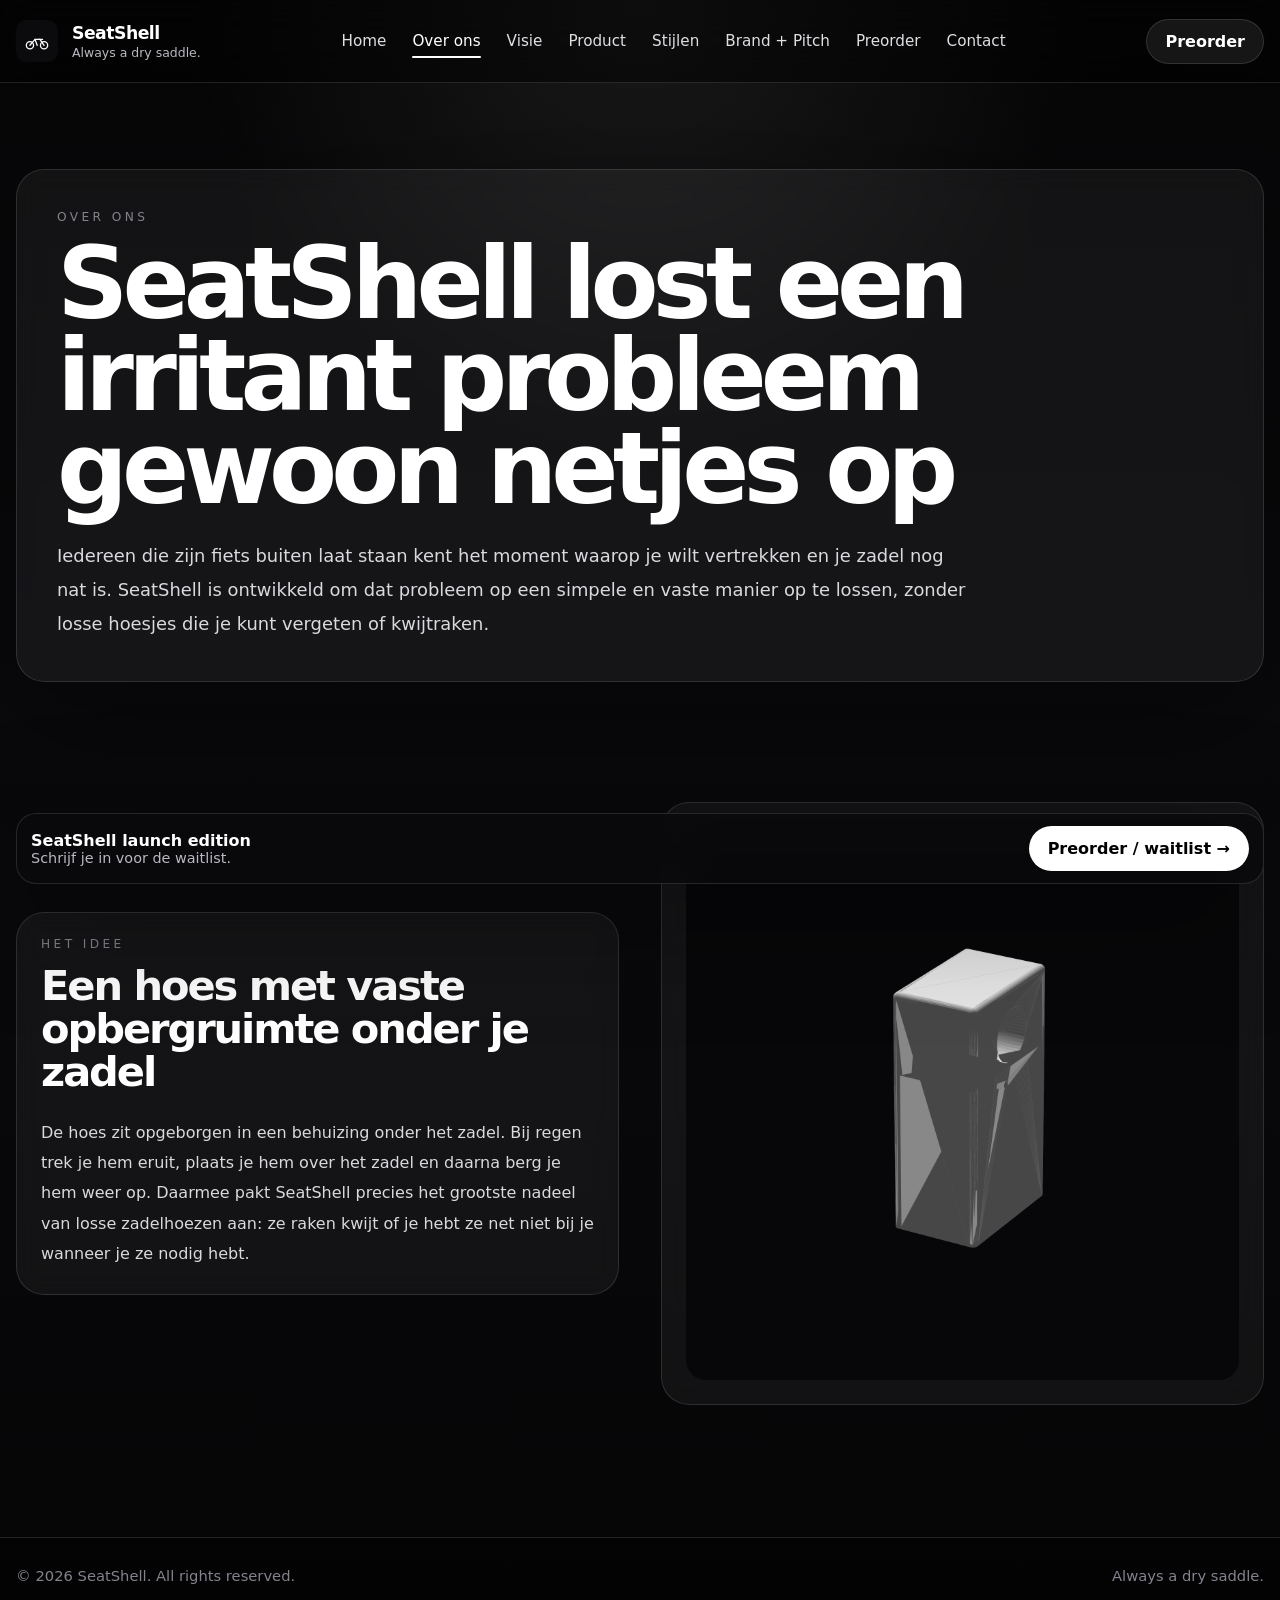
<file: about.html>
<!DOCTYPE html><html lang="nl"><head><meta charset="UTF-8"><meta name="viewport" content="width=device-width, initial-scale=1.0"><title>Over ons — SeatShell</title><meta name="description" content="Meer over SeatShell."><link rel="stylesheet" href="styles.css"></head><body>
<header class="topbar"><div class="container"><div class="topbar-inner">
<a class="brand" href="index.html"><img src="logo.svg" alt="SeatShell logo"><div><h1>SeatShell</h1><p>Always a dry saddle.</p></div></a>
<nav>
<a href="index.html" class="">Home</a>
<a href="about.html" class="active">Over ons</a>
<a href="vision.html" class="">Visie</a>
<a href="product.html" class="">Product</a>
<a href="styles-page.html" class="">Stijlen</a>
<a href="brand-pitch.html" class="">Brand + Pitch</a>
<a href="preorder.html" class="">Preorder</a>
<a href="contact.html" class="">Contact</a>
</nav>
<a class="nav-cta" href="preorder.html">Preorder</a>
</div></div></header>

<main><section class="page-hero"><div class="container"><div class="page-hero-card" data-animate><div class="section-label">Over ons</div><h2>SeatShell lost een irritant probleem gewoon netjes op</h2><p class="lead" style="max-width:920px;">Iedereen die zijn fiets buiten laat staan kent het moment waarop je wilt vertrekken en je zadel nog nat is. SeatShell is ontwikkeld om dat probleem op een simpele en vaste manier op te lossen, zonder losse hoesjes die je kunt vergeten of kwijtraken.</p></div></div></section>
<section class="section-large"><div class="container grid-2"><div class="panel" data-animate><div class="section-label">Het idee</div><h3 class="section-title" style="font-size:2.6rem;">Een hoes met vaste opbergruimte onder je zadel</h3><p class="lead" style="font-size:1rem;">De hoes zit opgeborgen in een behuizing onder het zadel. Bij regen trek je hem eruit, plaats je hem over het zadel en daarna berg je hem weer op. Daarmee pakt SeatShell precies het grootste nadeel van losse zadelhoezen aan: ze raken kwijt of je hebt ze net niet bij je wanneer je ze nodig hebt.</p></div><div class="panel" data-animate><img src="seatshell-render-angle.png" alt="SeatShell render schuin" style="border-radius:20px;"></div></div></section></main>
<footer><div class="container footer-inner"><p>© 2026 SeatShell. All rights reserved.</p><p>Always a dry saddle.</p></div></footer><div class="sticky-bar"><div><strong>SeatShell launch edition</strong><span>Schrijf je in voor de waitlist.</span></div><a class="button button-primary" href="preorder.html">Preorder / waitlist →</a></div><script src="script.js"></script></body></html>
</file>
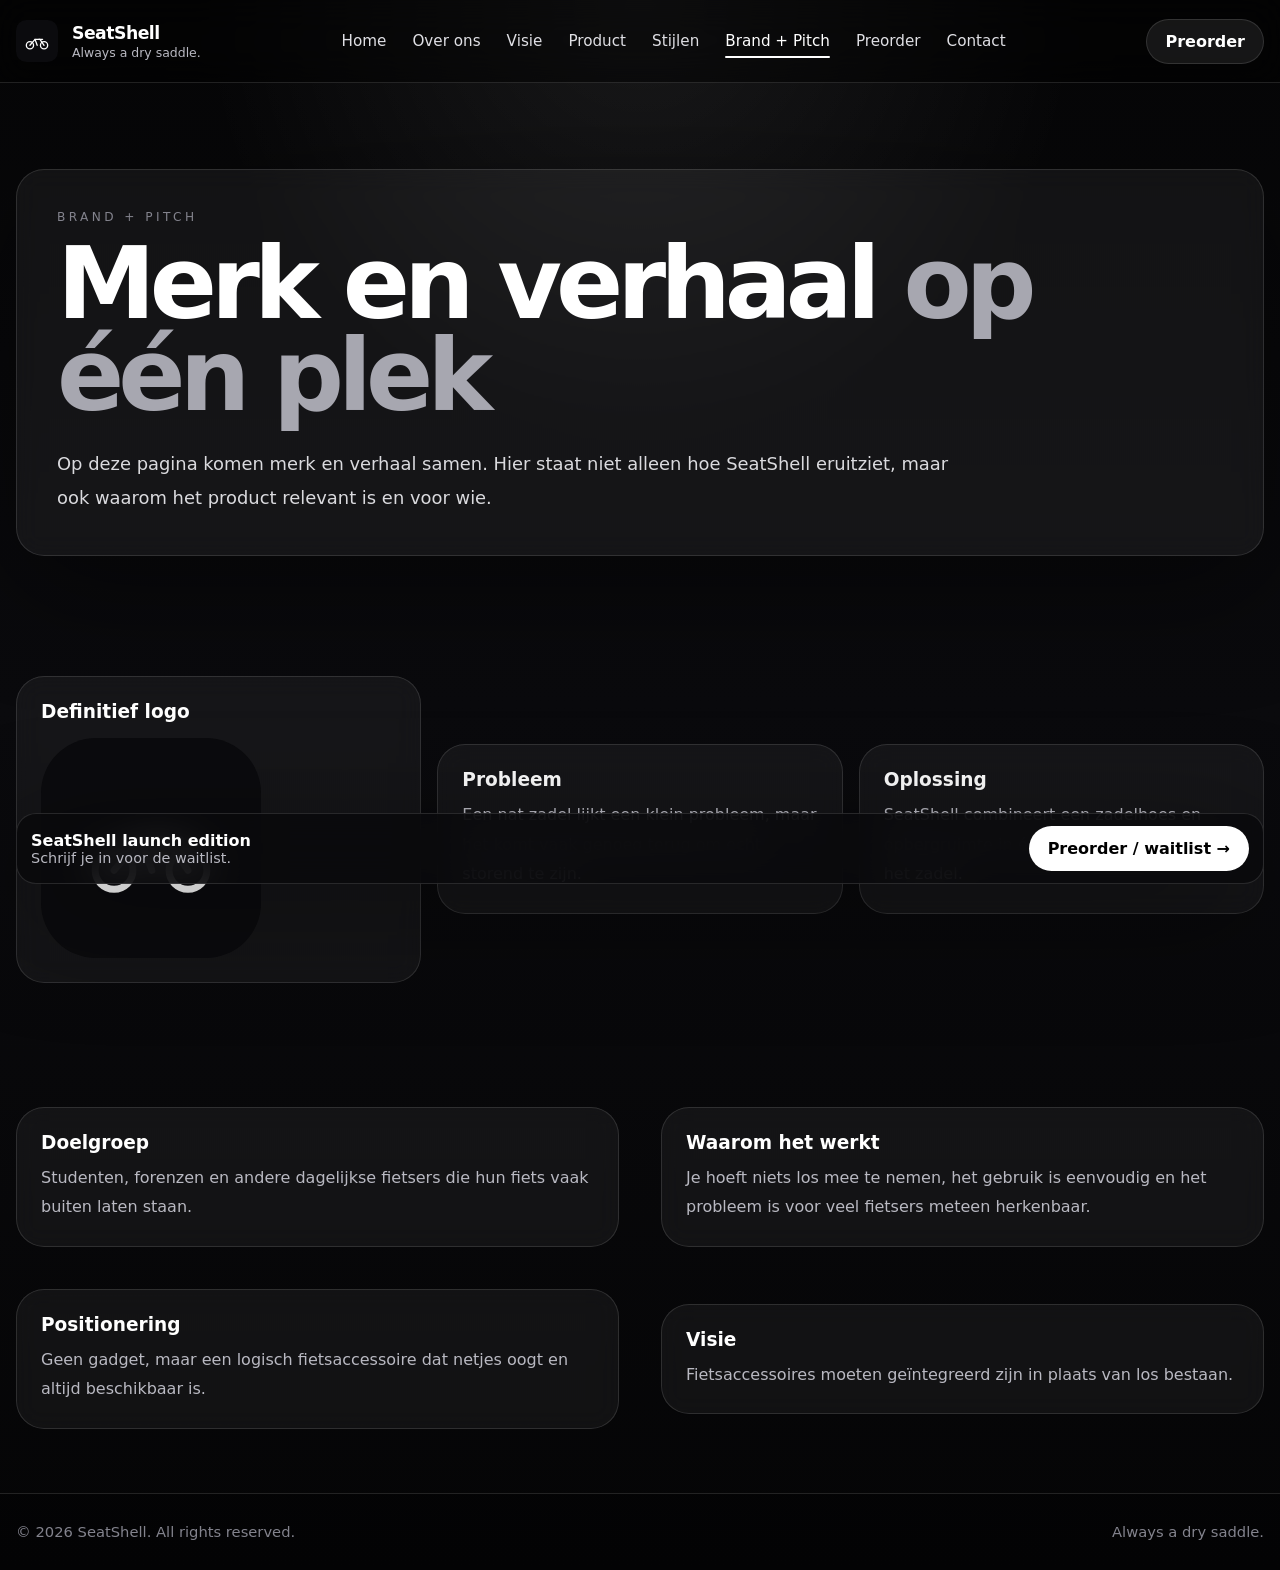
<file: brand-pitch.html>
<!DOCTYPE html><html lang="nl"><head><meta charset="UTF-8"><meta name="viewport" content="width=device-width, initial-scale=1.0"><title>Brand + Pitch — SeatShell</title><meta name="description" content="Brand en pitch op één pagina."><link rel="stylesheet" href="styles.css"></head><body>
<header class="topbar"><div class="container"><div class="topbar-inner">
<a class="brand" href="index.html"><img src="logo.svg" alt="SeatShell logo"><div><h1>SeatShell</h1><p>Always a dry saddle.</p></div></a>
<nav>
<a href="index.html" class="">Home</a>
<a href="about.html" class="">Over ons</a>
<a href="vision.html" class="">Visie</a>
<a href="product.html" class="">Product</a>
<a href="styles-page.html" class="">Stijlen</a>
<a href="brand-pitch.html" class="active">Brand + Pitch</a>
<a href="preorder.html" class="">Preorder</a>
<a href="contact.html" class="">Contact</a>
</nav>
<a class="nav-cta" href="preorder.html">Preorder</a>
</div></div></header>

<main><section class="page-hero"><div class="container"><div class="page-hero-card" data-animate><div class="section-label">Brand + Pitch</div><h2>Merk en verhaal <span>op één plek</span></h2><p class="lead" style="max-width:920px;">Op deze pagina komen merk en verhaal samen. Hier staat niet alleen hoe SeatShell eruitziet, maar ook waarom het product relevant is en voor wie.</p></div></div></section>
<section class="section-large"><div class="container brand-grid">
<div class="logo-preview" data-animate><h3>Definitief logo</h3><img src="logo.svg" alt="Definitief SeatShell logo" style="margin-top:16px;max-width:220px;"></div>
<div class="logo-preview" data-animate><h3>Probleem</h3><p>Een nat zadel lijkt een klein probleem, maar het komt vaak genoeg terug om echt storend te zijn.</p></div>
<div class="logo-preview" data-animate><h3>Oplossing</h3><p>SeatShell combineert een zadelhoes en opbergruimte in één vast systeem onder het zadel.</p></div>
</div></section>
<section class="section"><div class="container deck-grid">
<div class="deck-card" data-animate><h3>Doelgroep</h3><p>Studenten, forenzen en andere dagelijkse fietsers die hun fiets vaak buiten laten staan.</p></div>
<div class="deck-card" data-animate><h3>Waarom het werkt</h3><p>Je hoeft niets los mee te nemen, het gebruik is eenvoudig en het probleem is voor veel fietsers meteen herkenbaar.</p></div>
<div class="deck-card" data-animate><h3>Positionering</h3><p>Geen gadget, maar een logisch fietsaccessoire dat netjes oogt en altijd beschikbaar is.</p></div>
<div class="deck-card" data-animate><h3>Visie</h3><p>Fietsaccessoires moeten geïntegreerd zijn in plaats van los bestaan.</p></div>
</div></section></main>
<footer><div class="container footer-inner"><p>© 2026 SeatShell. All rights reserved.</p><p>Always a dry saddle.</p></div></footer><div class="sticky-bar"><div><strong>SeatShell launch edition</strong><span>Schrijf je in voor de waitlist.</span></div><a class="button button-primary" href="preorder.html">Preorder / waitlist →</a></div><script src="script.js"></script></body></html>
</file>
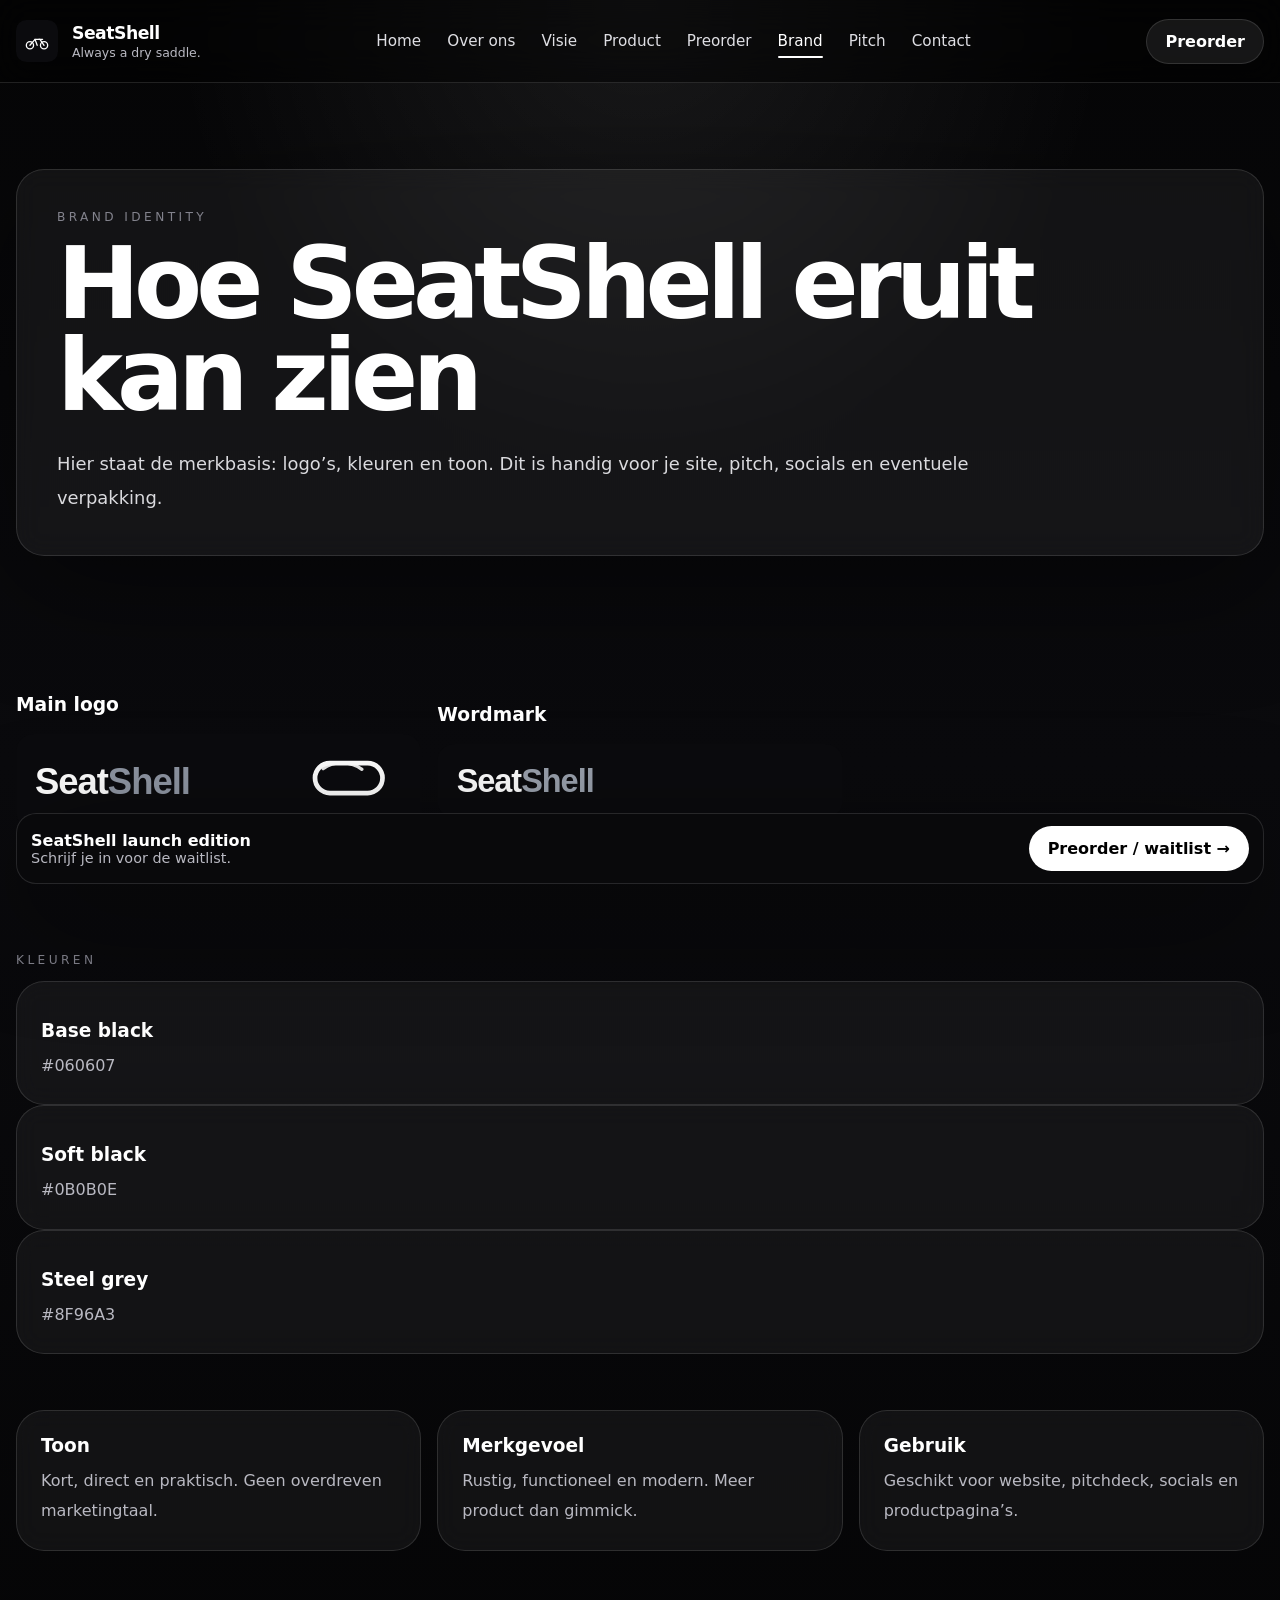
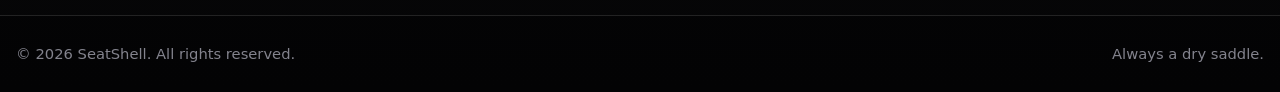
<file: brand.html>
<!DOCTYPE html><html lang="nl"><head><meta charset="UTF-8"><meta name="viewport" content="width=device-width, initial-scale=1.0"><title>Brand — SeatShell</title><meta name="description" content="Brand identity pagina."><link rel="stylesheet" href="styles.css"></head><body>
<header class="topbar">
  <div class="container">
    <div class="topbar-inner">
      <a class="brand" href="index.html">
        <img src="logo.svg" alt="SeatShell logo">
        <div><h1>SeatShell</h1><p>Always a dry saddle.</p></div>
      </a>
      <nav>
        <a href="index.html" class="">Home</a>
        <a href="about.html" class="">Over ons</a>
        <a href="vision.html" class="">Visie</a>
        <a href="product.html" class="">Product</a>
        <a href="preorder.html" class="">Preorder</a>
        <a href="brand.html" class="active">Brand</a>
        <a href="deck.html" class="">Pitch</a>
        <a href="contact.html" class="">Contact</a>
      </nav>
      <a class="nav-cta" href="preorder.html">Preorder</a>
    </div>
  </div>
</header>

<main>
<section class="page-hero"><div class="container"><div class="page-hero-card" data-animate><div class="section-label">Brand identity</div><h2>Hoe SeatShell eruit kan zien</h2><p class="lead" style="max-width:920px;">Hier staat de merkbasis: logo’s, kleuren en toon. Dit is handig voor je site, pitch, socials en eventuele verpakking.</p></div></div></section>

<section class="section-large"><div class="container brand-grid">
<div class="logo-box" data-animate><h3>Main logo</h3><img src="logo-main.svg" alt="SeatShell hoofdlogo" style="margin-top:14px;border-radius:18px;"></div>
<div class="logo-box" data-animate><h3>Wordmark</h3><img src="logo-wordmark.svg" alt="SeatShell wordmark" style="margin-top:14px;border-radius:18px;"></div>
</div></section>

<section class="section"><div class="container">
<div class="section-label" data-animate>Kleuren</div>
<div class="palette-grid">
<div class="card" data-animate><div class="color-swatch" style="background:#060607;"></div><h3 style="margin-top:14px;">Base black</h3><p>#060607</p></div>
<div class="card" data-animate><div class="color-swatch" style="background:#0B0B0E;"></div><h3 style="margin-top:14px;">Soft black</h3><p>#0B0B0E</p></div>
<div class="card" data-animate><div class="color-swatch" style="background:#8F96A3;"></div><h3 style="margin-top:14px;">Steel grey</h3><p>#8F96A3</p></div>
</div>
</div></section>

<section class="section"><div class="container grid-3">
<div class="card" data-animate><h3>Toon</h3><p>Kort, direct en praktisch. Geen overdreven marketingtaal.</p></div>
<div class="card" data-animate><h3>Merkgevoel</h3><p>Rustig, functioneel en modern. Meer product dan gimmick.</p></div>
<div class="card" data-animate><h3>Gebruik</h3><p>Geschikt voor website, pitchdeck, socials en productpagina’s.</p></div>
</div></section>
</main>

<footer><div class="container footer-inner"><p>© 2026 SeatShell. All rights reserved.</p><p>Always a dry saddle.</p></div></footer>
<div class="sticky-bar"><div><strong>SeatShell launch edition</strong><span>Schrijf je in voor de waitlist.</span></div><a class="button button-primary" href="preorder.html">Preorder / waitlist →</a></div>
<script src="script.js"></script></body></html>
</file>
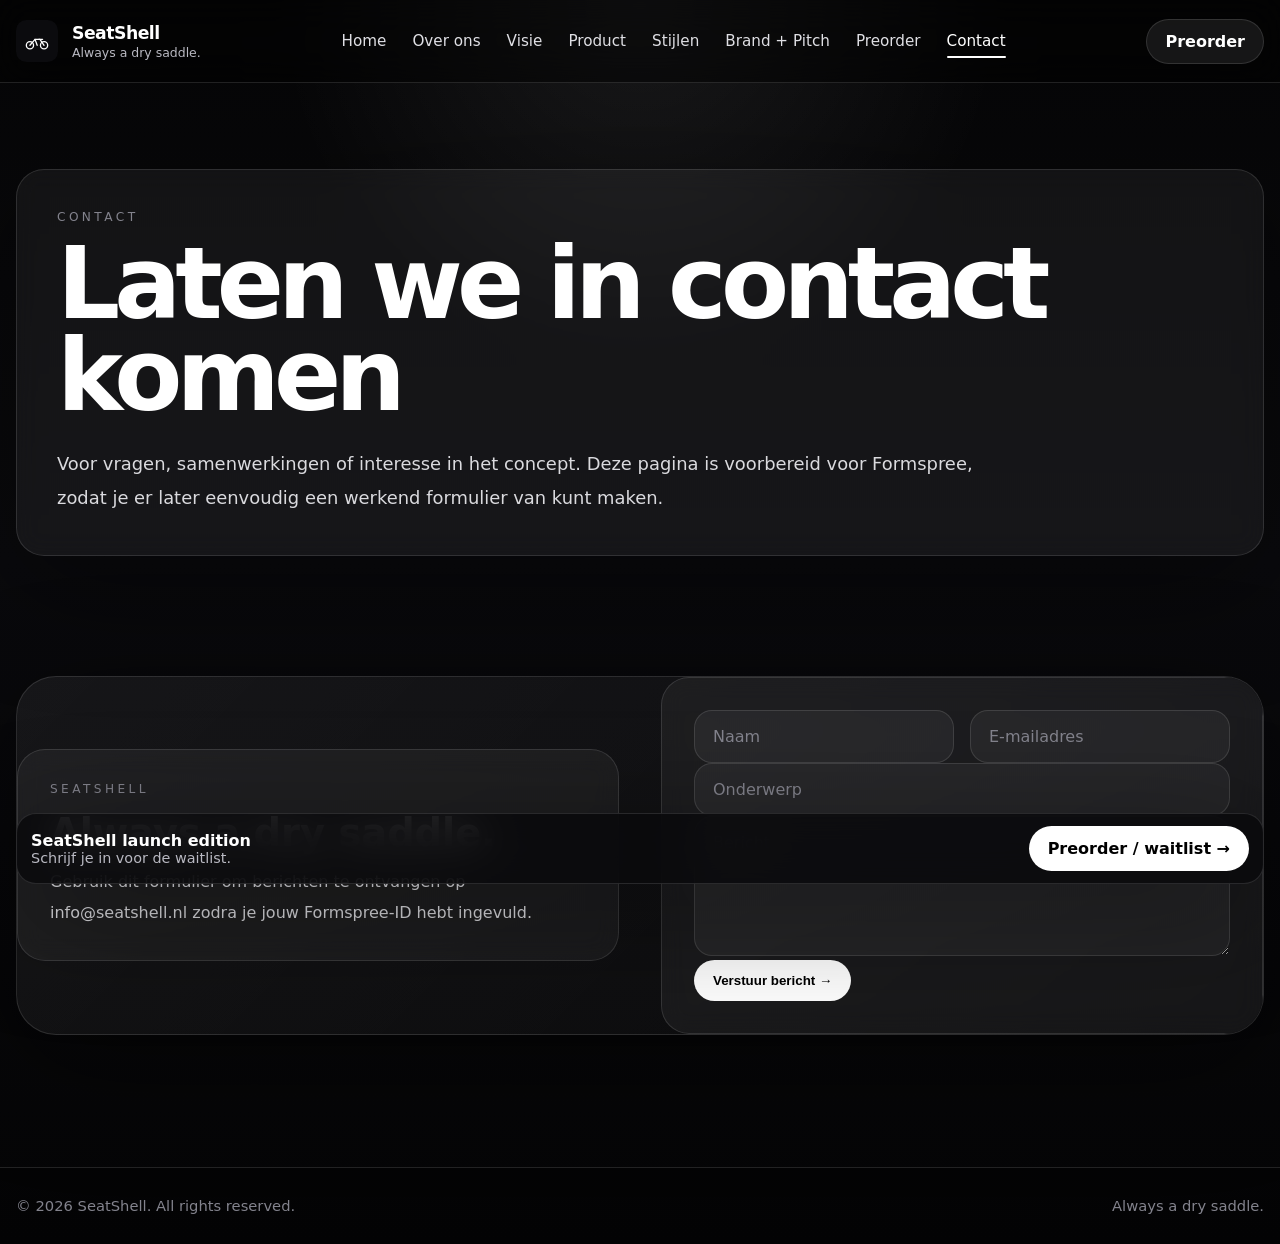
<file: contact.html>
<!DOCTYPE html><html lang="nl"><head><meta charset="UTF-8"><meta name="viewport" content="width=device-width, initial-scale=1.0"><title>Contact — SeatShell</title><meta name="description" content="Contactpagina."><link rel="stylesheet" href="styles.css"></head><body>
<header class="topbar"><div class="container"><div class="topbar-inner">
<a class="brand" href="index.html"><img src="logo.svg" alt="SeatShell logo"><div><h1>SeatShell</h1><p>Always a dry saddle.</p></div></a>
<nav>
<a href="index.html" class="">Home</a>
<a href="about.html" class="">Over ons</a>
<a href="vision.html" class="">Visie</a>
<a href="product.html" class="">Product</a>
<a href="styles-page.html" class="">Stijlen</a>
<a href="brand-pitch.html" class="">Brand + Pitch</a>
<a href="preorder.html" class="">Preorder</a>
<a href="contact.html" class="active">Contact</a>
</nav>
<a class="nav-cta" href="preorder.html">Preorder</a>
</div></div></header>

<main><section class="page-hero"><div class="container"><div class="page-hero-card" data-animate><div class="section-label">Contact</div><h2>Laten we in contact komen</h2><p class="lead" style="max-width:920px;">Voor vragen, samenwerkingen of interesse in het concept. Deze pagina is voorbereid voor Formspree, zodat je er later eenvoudig een werkend formulier van kunt maken.</p></div></div></section>
<section class="section-large"><div class="container contact-wrap"><div class="contact-grid"><div class="contact-box" data-animate><div class="section-label">SeatShell</div><h2 style="font-size:2.4rem; margin:0 0 12px;">Always a dry saddle.</h2><p class="lead" style="font-size:1rem; margin-top:0;">Gebruik dit formulier om berichten te ontvangen op info@seatshell.nl zodra je jouw Formspree-ID hebt ingevuld.</p></div><form class="form-box" action="https://formspree.io/f/YOUR_FORM_ID" method="POST" data-animate><div class="field-row"><input type="text" name="name" placeholder="Naam" required><input type="email" name="email" placeholder="E-mailadres" required></div><input type="text" name="subject" placeholder="Onderwerp" required><textarea name="message" placeholder="Bericht" required></textarea><button class="button button-primary" type="submit" style="width:fit-content;">Verstuur bericht →</button></form></div></div></section></main>
<footer><div class="container footer-inner"><p>© 2026 SeatShell. All rights reserved.</p><p>Always a dry saddle.</p></div></footer><div class="sticky-bar"><div><strong>SeatShell launch edition</strong><span>Schrijf je in voor de waitlist.</span></div><a class="button button-primary" href="preorder.html">Preorder / waitlist →</a></div><script src="script.js"></script></body></html>
</file>
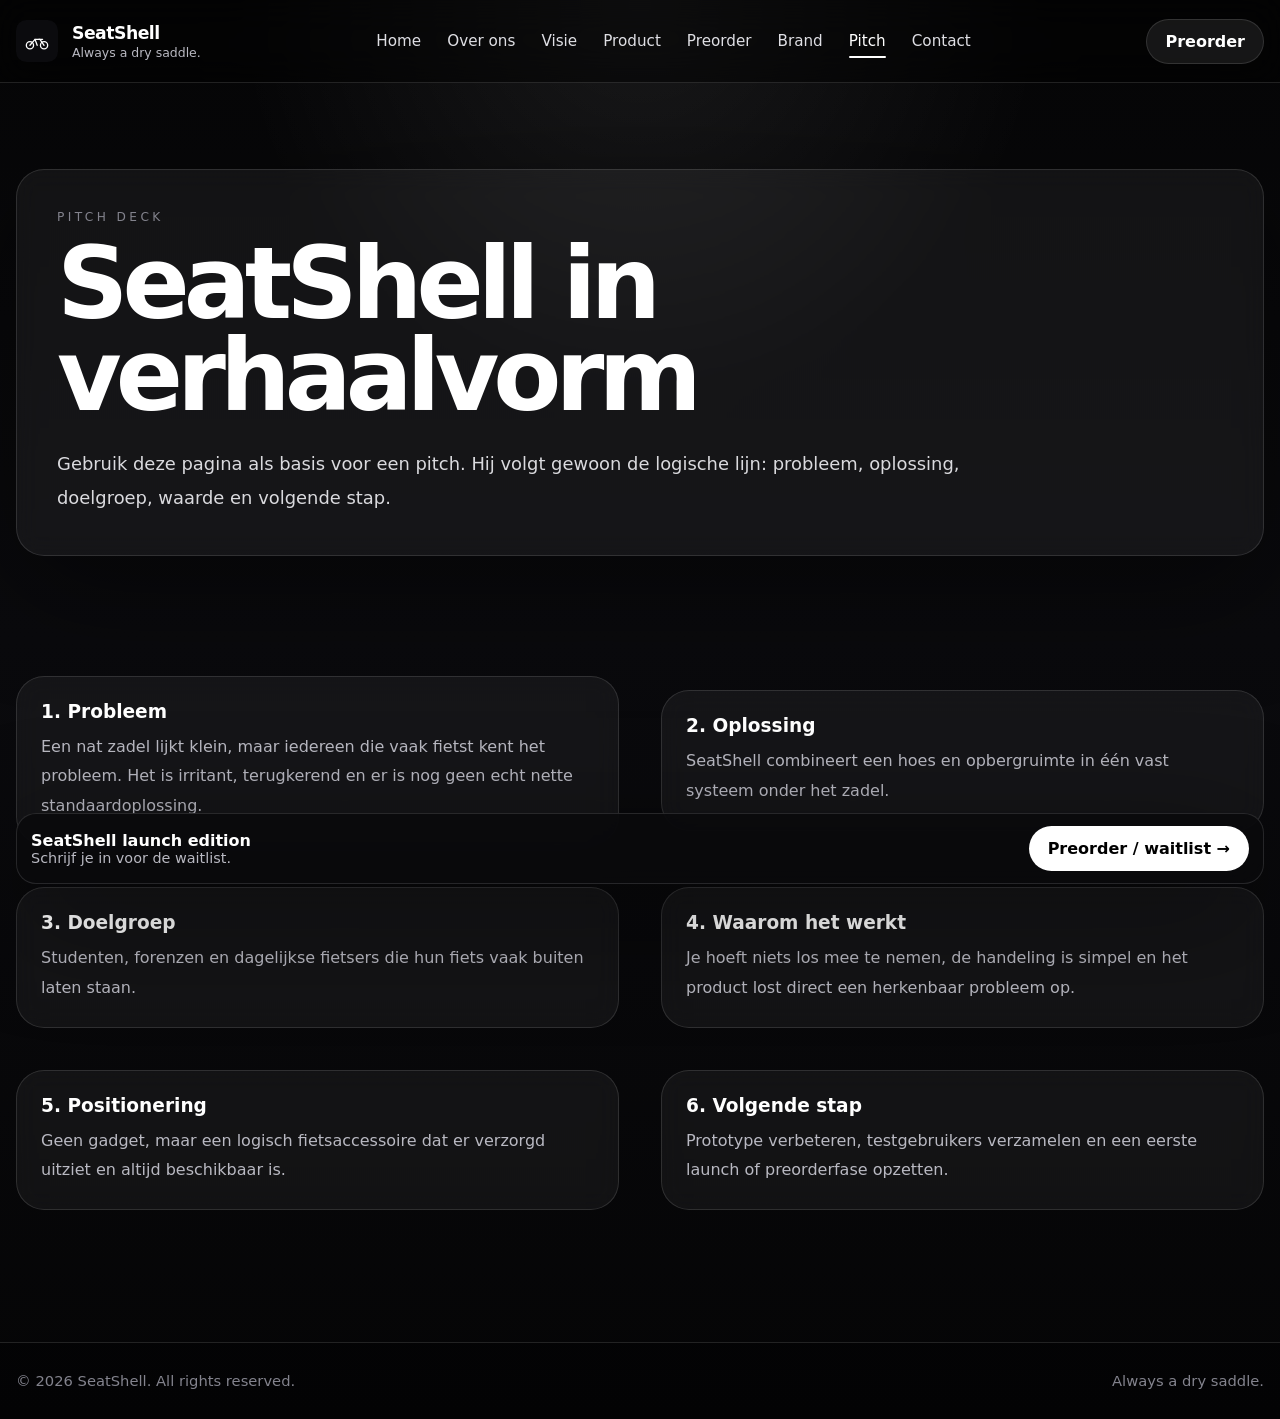
<file: deck.html>
<!DOCTYPE html><html lang="nl"><head><meta charset="UTF-8"><meta name="viewport" content="width=device-width, initial-scale=1.0"><title>Pitch — SeatShell</title><meta name="description" content="Pitch deck pagina."><link rel="stylesheet" href="styles.css"></head><body>
<header class="topbar">
  <div class="container">
    <div class="topbar-inner">
      <a class="brand" href="index.html">
        <img src="logo.svg" alt="SeatShell logo">
        <div><h1>SeatShell</h1><p>Always a dry saddle.</p></div>
      </a>
      <nav>
        <a href="index.html" class="">Home</a>
        <a href="about.html" class="">Over ons</a>
        <a href="vision.html" class="">Visie</a>
        <a href="product.html" class="">Product</a>
        <a href="preorder.html" class="">Preorder</a>
        <a href="brand.html" class="">Brand</a>
        <a href="deck.html" class="active">Pitch</a>
        <a href="contact.html" class="">Contact</a>
      </nav>
      <a class="nav-cta" href="preorder.html">Preorder</a>
    </div>
  </div>
</header>

<main>
<section class="page-hero"><div class="container"><div class="page-hero-card" data-animate><div class="section-label">Pitch deck</div><h2>SeatShell in verhaalvorm</h2><p class="lead" style="max-width:920px;">Gebruik deze pagina als basis voor een pitch. Hij volgt gewoon de logische lijn: probleem, oplossing, doelgroep, waarde en volgende stap.</p></div></div></section>

<section class="section-large"><div class="container deck-grid">
<div class="deck-card" data-animate><h3>1. Probleem</h3><p>Een nat zadel lijkt klein, maar iedereen die vaak fietst kent het probleem. Het is irritant, terugkerend en er is nog geen echt nette standaardoplossing.</p></div>
<div class="deck-card" data-animate><h3>2. Oplossing</h3><p>SeatShell combineert een hoes en opbergruimte in één vast systeem onder het zadel.</p></div>
<div class="deck-card" data-animate><h3>3. Doelgroep</h3><p>Studenten, forenzen en dagelijkse fietsers die hun fiets vaak buiten laten staan.</p></div>
<div class="deck-card" data-animate><h3>4. Waarom het werkt</h3><p>Je hoeft niets los mee te nemen, de handeling is simpel en het product lost direct een herkenbaar probleem op.</p></div>
<div class="deck-card" data-animate><h3>5. Positionering</h3><p>Geen gadget, maar een logisch fietsaccessoire dat er verzorgd uitziet en altijd beschikbaar is.</p></div>
<div class="deck-card" data-animate><h3>6. Volgende stap</h3><p>Prototype verbeteren, testgebruikers verzamelen en een eerste launch of preorderfase opzetten.</p></div>
</div></section>
</main>

<footer><div class="container footer-inner"><p>© 2026 SeatShell. All rights reserved.</p><p>Always a dry saddle.</p></div></footer>
<div class="sticky-bar"><div><strong>SeatShell launch edition</strong><span>Schrijf je in voor de waitlist.</span></div><a class="button button-primary" href="preorder.html">Preorder / waitlist →</a></div>
<script src="script.js"></script></body></html>
</file>
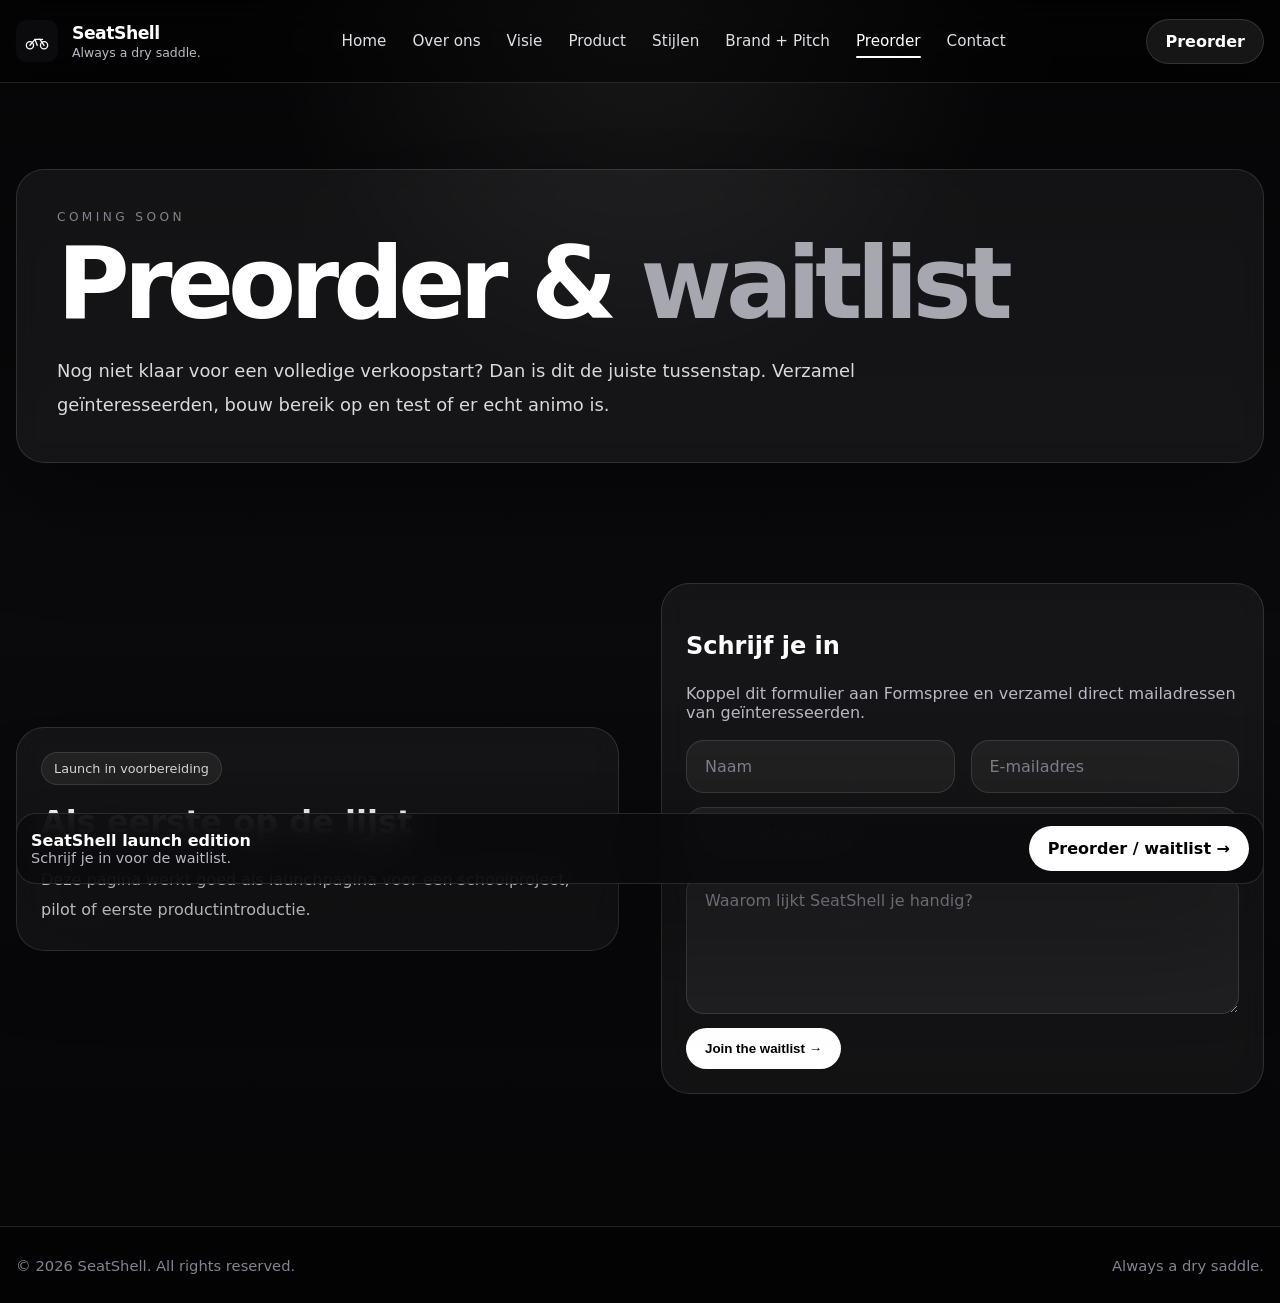
<file: preorder.html>
<!DOCTYPE html><html lang="nl"><head><meta charset="UTF-8"><meta name="viewport" content="width=device-width, initial-scale=1.0"><title>Preorder — SeatShell</title><meta name="description" content="Coming soon en waitlist pagina."><link rel="stylesheet" href="styles.css"></head><body>
<header class="topbar"><div class="container"><div class="topbar-inner">
<a class="brand" href="index.html"><img src="logo.svg" alt="SeatShell logo"><div><h1>SeatShell</h1><p>Always a dry saddle.</p></div></a>
<nav>
<a href="index.html" class="">Home</a>
<a href="about.html" class="">Over ons</a>
<a href="vision.html" class="">Visie</a>
<a href="product.html" class="">Product</a>
<a href="styles-page.html" class="">Stijlen</a>
<a href="brand-pitch.html" class="">Brand + Pitch</a>
<a href="preorder.html" class="active">Preorder</a>
<a href="contact.html" class="">Contact</a>
</nav>
<a class="nav-cta" href="preorder.html">Preorder</a>
</div></div></header>

<main><section class="page-hero"><div class="container"><div class="page-hero-card" data-animate><div class="section-label">Coming soon</div><h2>Preorder & <span>waitlist</span></h2><p class="lead" style="max-width:920px;">Nog niet klaar voor een volledige verkoopstart? Dan is dit de juiste tussenstap. Verzamel geïnteresseerden, bouw bereik op en test of er echt animo is.</p></div></div></section>
<section class="section-large"><div class="container grid-2"><div class="panel" data-animate><span class="badge">Launch in voorbereiding</span><h3 style="font-size:2rem; margin:18px 0 12px;">Als eerste op de lijst</h3><p class="lead" style="font-size:1rem;">Deze pagina werkt goed als launchpagina voor een schoolproject, pilot of eerste productintroductie.</p></div><div class="panel" data-animate><h3 style="font-size:1.5rem;">Schrijf je in</h3><p style="color:var(--muted);">Koppel dit formulier aan Formspree en verzamel direct mailadressen van geïnteresseerden.</p><form action="https://formspree.io/f/YOUR_FORM_ID" method="POST" style="margin-top:18px;display:grid;gap:14px;"><div class="field-row"><input type="text" name="name" placeholder="Naam" required><input type="email" name="email" placeholder="E-mailadres" required></div><input type="text" name="city" placeholder="Stad (optioneel)"><textarea name="message" placeholder="Waarom lijkt SeatShell je handig?"></textarea><button class="button button-primary" type="submit" style="width:fit-content;">Join the waitlist →</button></form></div></div></section></main>
<footer><div class="container footer-inner"><p>© 2026 SeatShell. All rights reserved.</p><p>Always a dry saddle.</p></div></footer><div class="sticky-bar"><div><strong>SeatShell launch edition</strong><span>Schrijf je in voor de waitlist.</span></div><a class="button button-primary" href="preorder.html">Preorder / waitlist →</a></div><script src="script.js"></script></body></html>
</file>
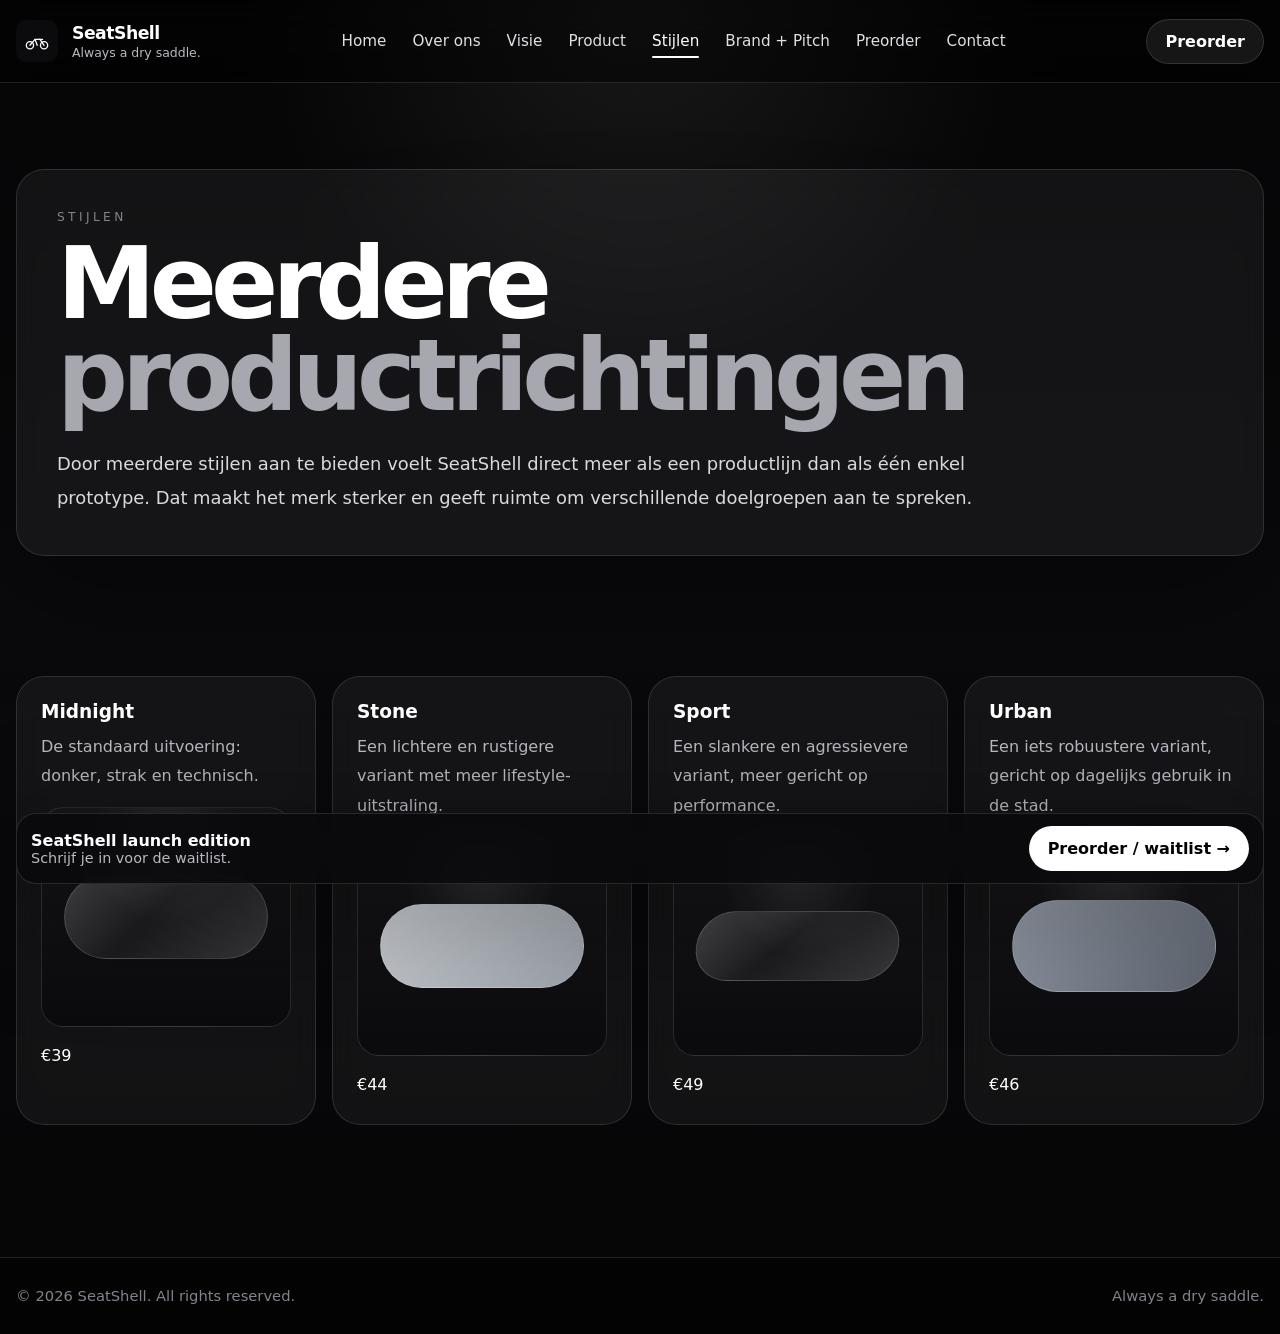
<file: styles-page.html>
<!DOCTYPE html><html lang="nl"><head><meta charset="UTF-8"><meta name="viewport" content="width=device-width, initial-scale=1.0"><title>Stijlen — SeatShell</title><meta name="description" content="Meerdere productstijlen."><link rel="stylesheet" href="styles.css"></head><body>
<header class="topbar"><div class="container"><div class="topbar-inner">
<a class="brand" href="index.html"><img src="logo.svg" alt="SeatShell logo"><div><h1>SeatShell</h1><p>Always a dry saddle.</p></div></a>
<nav>
<a href="index.html" class="">Home</a>
<a href="about.html" class="">Over ons</a>
<a href="vision.html" class="">Visie</a>
<a href="product.html" class="">Product</a>
<a href="styles-page.html" class="active">Stijlen</a>
<a href="brand-pitch.html" class="">Brand + Pitch</a>
<a href="preorder.html" class="">Preorder</a>
<a href="contact.html" class="">Contact</a>
</nav>
<a class="nav-cta" href="preorder.html">Preorder</a>
</div></div></header>

<main><section class="page-hero"><div class="container"><div class="page-hero-card" data-animate><div class="section-label">Stijlen</div><h2>Meerdere <span>productrichtingen</span></h2><p class="lead" style="max-width:920px;">Door meerdere stijlen aan te bieden voelt SeatShell direct meer als een productlijn dan als één enkel prototype. Dat maakt het merk sterker en geeft ruimte om verschillende doelgroepen aan te spreken.</p></div></div></section>
<section class="section-large"><div class="container grid-4">
<div class="style-card" data-animate><h3>Midnight</h3><p>De standaard uitvoering: donker, strak en technisch.</p><div class="style-image" style="margin-top:16px;"><div class="shell-shape"></div></div><p style="margin-top:14px;color:#fff;">€39</p></div>
<div class="style-card" data-animate><h3>Stone</h3><p>Een lichtere en rustigere variant met meer lifestyle-uitstraling.</p><div class="style-image" style="margin-top:16px;"><div class="shell-shape stone"></div></div><p style="margin-top:14px;color:#fff;">€44</p></div>
<div class="style-card" data-animate><h3>Sport</h3><p>Een slankere en agressievere variant, meer gericht op performance.</p><div class="style-image" style="margin-top:16px;"><div class="shell-shape sport"></div></div><p style="margin-top:14px;color:#fff;">€49</p></div>
<div class="style-card" data-animate><h3>Urban</h3><p>Een iets robuustere variant, gericht op dagelijks gebruik in de stad.</p><div class="style-image" style="margin-top:16px;"><div class="shell-shape urban"></div></div><p style="margin-top:14px;color:#fff;">€46</p></div>
</div></section></main>
<footer><div class="container footer-inner"><p>© 2026 SeatShell. All rights reserved.</p><p>Always a dry saddle.</p></div></footer><div class="sticky-bar"><div><strong>SeatShell launch edition</strong><span>Schrijf je in voor de waitlist.</span></div><a class="button button-primary" href="preorder.html">Preorder / waitlist →</a></div><script src="script.js"></script></body></html>
</file>
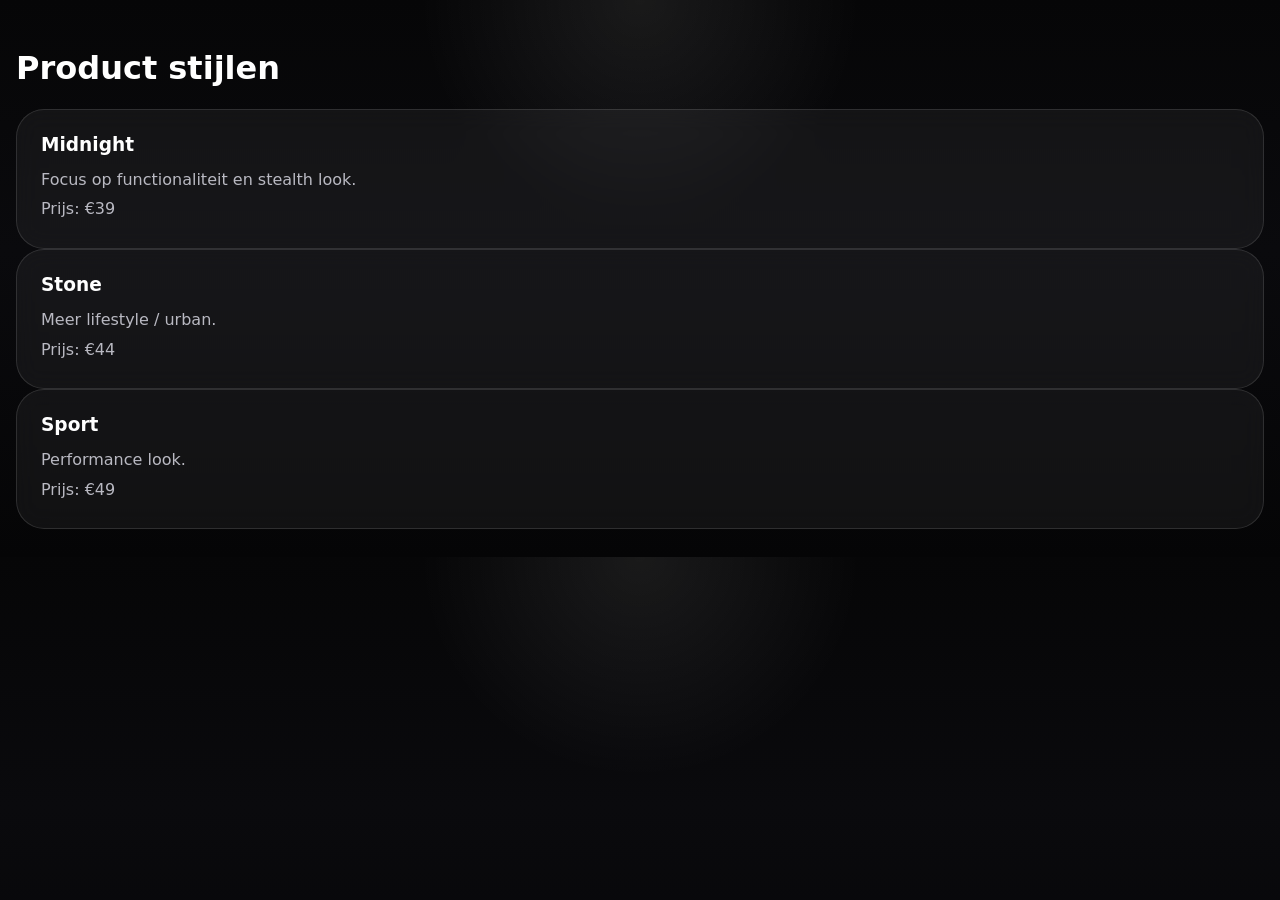
<file: styles.html>
<!DOCTYPE html><html><head><title>Stijlen</title><link rel="stylesheet" href="styles.css"></head><body>
<div class="container section">
<h1>Product stijlen</h1>
<div class="grid">
<div class="card"><h3>Midnight</h3><p>Focus op functionaliteit en stealth look.</p><p>Prijs: €39</p></div>
<div class="card"><h3>Stone</h3><p>Meer lifestyle / urban.</p><p>Prijs: €44</p></div>
<div class="card"><h3>Sport</h3><p>Performance look.</p><p>Prijs: €49</p></div>
</div>
</div>
</body></html>
</file>
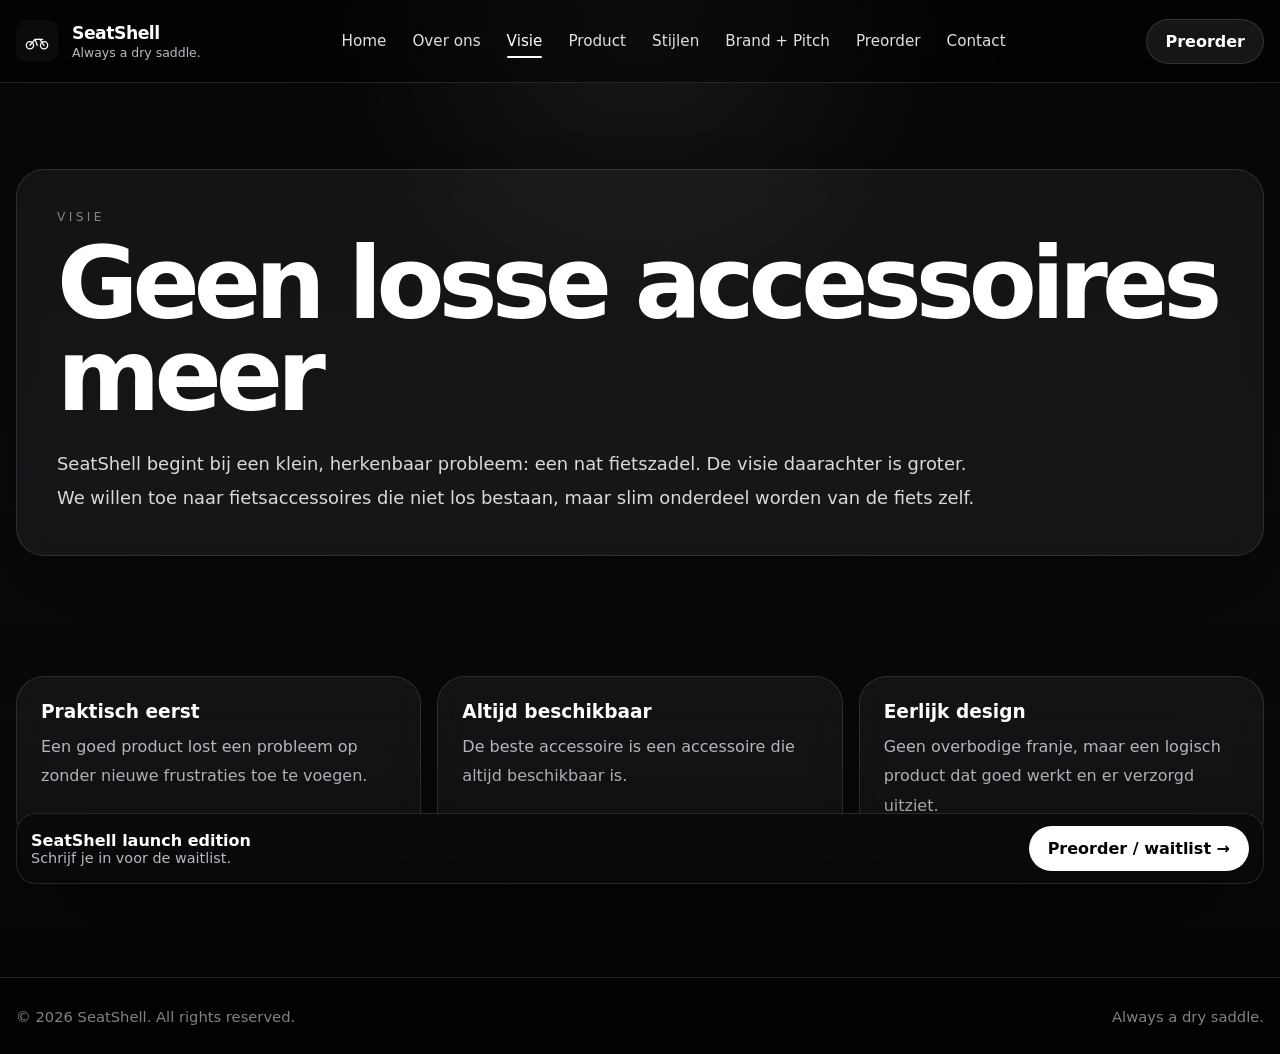
<file: vision.html>
<!DOCTYPE html><html lang="nl"><head><meta charset="UTF-8"><meta name="viewport" content="width=device-width, initial-scale=1.0"><title>Visie — SeatShell</title><meta name="description" content="Visiepagina."><link rel="stylesheet" href="styles.css"></head><body>
<header class="topbar"><div class="container"><div class="topbar-inner">
<a class="brand" href="index.html"><img src="logo.svg" alt="SeatShell logo"><div><h1>SeatShell</h1><p>Always a dry saddle.</p></div></a>
<nav>
<a href="index.html" class="">Home</a>
<a href="about.html" class="">Over ons</a>
<a href="vision.html" class="active">Visie</a>
<a href="product.html" class="">Product</a>
<a href="styles-page.html" class="">Stijlen</a>
<a href="brand-pitch.html" class="">Brand + Pitch</a>
<a href="preorder.html" class="">Preorder</a>
<a href="contact.html" class="">Contact</a>
</nav>
<a class="nav-cta" href="preorder.html">Preorder</a>
</div></div></header>

<main><section class="page-hero"><div class="container"><div class="page-hero-card" data-animate><div class="section-label">Visie</div><h2>Geen losse accessoires meer</h2><p class="lead" style="max-width:920px;">SeatShell begint bij een klein, herkenbaar probleem: een nat fietszadel. De visie daarachter is groter. We willen toe naar fietsaccessoires die niet los bestaan, maar slim onderdeel worden van de fiets zelf.</p></div></div></section>
<section class="section-large"><div class="container grid-3"><div class="card" data-animate><h3>Praktisch eerst</h3><p>Een goed product lost een probleem op zonder nieuwe frustraties toe te voegen.</p></div><div class="card" data-animate><h3>Altijd beschikbaar</h3><p>De beste accessoire is een accessoire die altijd beschikbaar is.</p></div><div class="card" data-animate><h3>Eerlijk design</h3><p>Geen overbodige franje, maar een logisch product dat goed werkt en er verzorgd uitziet.</p></div></div></section></main>
<footer><div class="container footer-inner"><p>© 2026 SeatShell. All rights reserved.</p><p>Always a dry saddle.</p></div></footer><div class="sticky-bar"><div><strong>SeatShell launch edition</strong><span>Schrijf je in voor de waitlist.</span></div><a class="button button-primary" href="preorder.html">Preorder / waitlist →</a></div><script src="script.js"></script></body></html>
</file>
<file: styles.css>
:root{
  --bg:#060607;
  --bg-soft:#0d0d10;
  --panel:rgba(255,255,255,.05);
  --panel-strong:rgba(255,255,255,.08);
  --border:rgba(255,255,255,.12);
  --text:#ffffff;
  --muted:#b9b9c2;
  --muted2:#83838d;
  --shadow:0 30px 120px rgba(0,0,0,.45);
  --max:1260px;
}
*{box-sizing:border-box}
html{scroll-behavior:smooth}
body{
  margin:0;
  font-family:Inter,ui-sans-serif,system-ui,-apple-system,BlinkMacSystemFont,"Segoe UI",sans-serif;
  color:var(--text);
  background:
    radial-gradient(circle at top, rgba(255,255,255,.08), transparent 26%),
    linear-gradient(180deg,#060607 0%,#0a0a0d 45%,#050506 100%);
}
a{text-decoration:none;color:inherit}
img{display:block;max-width:100%}
.container{width:min(var(--max), calc(100% - 32px));margin:0 auto}
.topbar{
  position:sticky;top:0;z-index:1000;
  backdrop-filter:blur(18px);
  background:rgba(0,0,0,.48);
  border-bottom:1px solid var(--border);
}
.topbar-inner{
  min-height:82px;
  display:flex;align-items:center;justify-content:space-between;gap:24px;
}
.brand{display:flex;align-items:center;gap:14px}
.brand img{width:42px;height:42px}
.brand h1{margin:0;font-size:1.08rem;letter-spacing:-.03em}
.brand p{margin:2px 0 0;font-size:.78rem;color:var(--muted)}
nav{display:flex;gap:26px;color:#dfdfe4;font-size:.95rem;flex-wrap:wrap}
nav a{position:relative}
nav a.active,nav a:hover{color:#fff}
nav a.active::after{
  content:"";position:absolute;left:0;right:0;bottom:-8px;height:2px;background:#fff;border-radius:99px;
}
.button,.nav-cta{
  display:inline-flex;align-items:center;justify-content:center;gap:10px;
  padding:12px 18px;border-radius:999px;border:1px solid transparent;font-weight:600;
  transition:transform .22s ease, background .22s ease, border-color .22s ease;
}
.button:hover,.nav-cta:hover{transform:translateY(-1px)}
.nav-cta{border-color:var(--border);background:rgba(255,255,255,.08)}
.button-primary{background:#fff;color:#000}
.button-secondary{background:rgba(255,255,255,.06);border-color:var(--border)}
.button-ghost{background:transparent;border-color:var(--border)}
.hero{padding:96px 0 72px;overflow:hidden}
.hero-grid,.gallery-product,.contact-grid,.grid-2,.brand-grid,.deck-grid{display:grid;grid-template-columns:1fr 1fr;gap:42px;align-items:center}
.eyebrow{
  display:inline-flex;align-items:center;gap:8px;padding:10px 16px;border-radius:999px;
  border:1px solid var(--border);background:rgba(255,255,255,.05);
  color:#dadadf;font-size:.73rem;letter-spacing:.22em;text-transform:uppercase;margin-bottom:22px;
}
.hero h2,.page-hero h2{
  margin:0;
  font-size:clamp(3.2rem,8vw,6.2rem);
  line-height:.93;letter-spacing:-.06em;
}
.hero h2 span,.page-hero h2 span{color:#a7a7b0}
.lead{
  margin:24px 0 0;max-width:760px;
  color:#dadade;font-size:1.12rem;line-height:1.9;
}
.hero-actions,.cta-row{display:flex;flex-wrap:wrap;gap:14px;margin-top:34px}
.section{padding:28px 0}
.section-large{padding:96px 0}
.section-label{
  color:var(--muted2);text-transform:uppercase;letter-spacing:.28em;font-size:.76rem;margin-bottom:14px;
}
.section-title{
  margin:0 0 18px;font-size:clamp(2.4rem,5vw,4.2rem);line-height:1.03;letter-spacing:-.05em;
}
.grid-3,.grid-4,.thumb-row,.reviews,.story-grid,.stats-grid,.visual-grid,.feature-wrap,.faq-list,.styles-grid,.brand-grid{display:grid;gap:16px}
.grid-3,.stats-grid,.feature-wrap,.styles-grid{grid-template-columns:repeat(3,1fr)}
.grid-4{grid-template-columns:repeat(4,1fr)}
.story-grid,.visual-grid,.brand-grid{grid-template-columns:1fr 1fr 1fr}
.card,.panel,.feature-card,.story-card,.gallery-card,.price-card,.faq-item,.review-card,.contact-box,.form-box,.page-hero-card,.visual-card,.deck-card,.style-card,.logo-preview{
  border:1px solid var(--border);background:rgba(255,255,255,.05);backdrop-filter:blur(12px);border-radius:28px;
}
.card,.panel,.story-card,.visual-card,.review-card,.faq-item,.deck-card,.style-card,.logo-preview{padding:24px}
.card h3,.feature-card h3,.story-card h3,.review-card h3,.faq-item h3,.visual-card h3,.deck-card h3,.style-card h3,.logo-preview h3{margin:0 0 10px;font-size:1.16rem}
.card p,.feature-card p,.story-card p,.review-card p,.faq-item p,.visual-card p,.deck-card p,.style-card p,.logo-preview p{margin:0;color:var(--muted);line-height:1.85}
.hero-visual{
  position:relative;padding:16px;border-radius:40px;
  background:linear-gradient(135deg, rgba(255,255,255,.10), rgba(255,255,255,.02));
  box-shadow:var(--shadow);
}
.hero-visual-inner,.gallery-main{
  border:1px solid var(--border);border-radius:30px;padding:18px;
  background:radial-gradient(circle at 50% 18%, rgba(255,255,255,.10), transparent 36%),linear-gradient(180deg,#141417 0%,#0c0c0f 100%);
}
.hero-visual img,.gallery-main img,.thumb img{border-radius:20px}
.feature-wrap{
  display:grid;grid-template-columns:repeat(3,1fr);gap:18px;
  padding:10px;border-radius:34px;border:1px solid var(--border);background:rgba(255,255,255,.03);
}
.feature-card{padding:28px;border-radius:24px;background:rgba(0,0,0,.22)}
.icon-box{
  width:52px;height:52px;border-radius:18px;display:grid;place-items:center;
  border:1px solid var(--border);background:rgba(255,255,255,.05);margin-bottom:18px;font-size:1.15rem;
}
.page-hero{padding:86px 0 24px}
.page-hero-card{padding:40px;box-shadow:var(--shadow)}
.gallery-card,.price-card{padding:28px}
.thumb-row{grid-template-columns:repeat(2,1fr);margin-top:12px}
.thumb{border:1px solid var(--border);border-radius:18px;padding:12px;background:rgba(255,255,255,.03)}
.badge{
  display:inline-flex;align-items:center;padding:8px 12px;border-radius:999px;
  border:1px solid var(--border);background:rgba(255,255,255,.06);font-size:.8rem;color:#ddd;
}
.price{font-size:3rem;letter-spacing:-.05em;font-weight:800;margin:12px 0 18px}
.bullets{display:grid;gap:12px;padding:0;list-style:none}
.bullets li{color:#d8d8dd;line-height:1.75;padding-left:18px;position:relative}
.bullets li::before{content:"•";position:absolute;left:0;top:0;color:#fff}
.review-card small{display:block;color:#fff;font-weight:700;margin-bottom:10px}
.contact-wrap{
  border-radius:40px;overflow:hidden;border:1px solid var(--border);
  background:linear-gradient(135deg, rgba(255,255,255,.06), rgba(255,255,255,.02));box-shadow:var(--shadow);
}
.contact-box,.form-box{padding:32px}
.contact-box{border-right:1px solid var(--border)}
.field-row{display:grid;grid-template-columns:1fr 1fr;gap:16px}
input,textarea{
  width:100%;padding:16px 18px;border-radius:18px;outline:none;border:1px solid var(--border);
  background:rgba(255,255,255,.05);color:white;font:inherit;transition:.2s ease;
}
input::placeholder,textarea::placeholder{color:var(--muted2)}
textarea{min-height:140px;resize:vertical}
.style-image{
  min-height:220px;border-radius:22px;border:1px solid var(--border);
  background:radial-gradient(circle at 50% 18%, rgba(255,255,255,.10), transparent 36%),linear-gradient(180deg,#17171a 0%,#0b0b0e 100%);
  display:flex;align-items:center;justify-content:center;
}
.shell-shape{
  width:82%;height:84px;border-radius:999px;border:1px solid rgba(255,255,255,.16);
  background:linear-gradient(135deg, rgba(255,255,255,.24), rgba(255,255,255,.06) 44%, rgba(255,255,255,.18));
}
.shell-shape.stone{background:linear-gradient(135deg,#cfd3d7,#9ea5ae)}
.shell-shape.sport{height:70px;transform:skew(-8deg)}
.shell-shape.urban{height:92px;background:linear-gradient(135deg,#9aa1ad,#5e6570)}
.sticky-bar{
  position:fixed;left:16px;right:16px;bottom:16px;z-index:1100;
  border:1px solid var(--border);background:rgba(10,10,12,.88);backdrop-filter:blur(18px);
  border-radius:20px;padding:12px 14px;display:flex;align-items:center;justify-content:space-between;gap:16px;box-shadow:var(--shadow);
}
.sticky-bar strong{display:block}
.sticky-bar span{display:block;color:var(--muted);font-size:.9rem}
[data-animate]{opacity:0;transform:translateY(24px);transition:opacity .7s ease, transform .7s ease}
[data-animate].visible{opacity:1;transform:translateY(0)}
footer{border-top:1px solid var(--border);background:rgba(0,0,0,.30);margin-top:36px}
.footer-inner{min-height:76px;display:flex;justify-content:space-between;align-items:center;gap:20px;color:var(--muted2);font-size:.92rem}
@media (max-width: 1024px){
  .hero-grid,.grid-2,.grid-3,.grid-4,.story-grid,.visual-grid,.gallery-product,.reviews,.contact-grid,.styles-grid,.brand-grid,.feature-wrap,.deck-grid,.stats-grid{grid-template-columns:1fr}
  .contact-box{border-right:none;border-bottom:1px solid var(--border)}
}
@media (max-width: 760px){
  nav,.nav-cta{display:none}
  .container{width:min(var(--max), calc(100% - 24px))}
  .field-row{grid-template-columns:1fr}
  .sticky-bar{flex-direction:column;align-items:flex-start}
}
</file>
